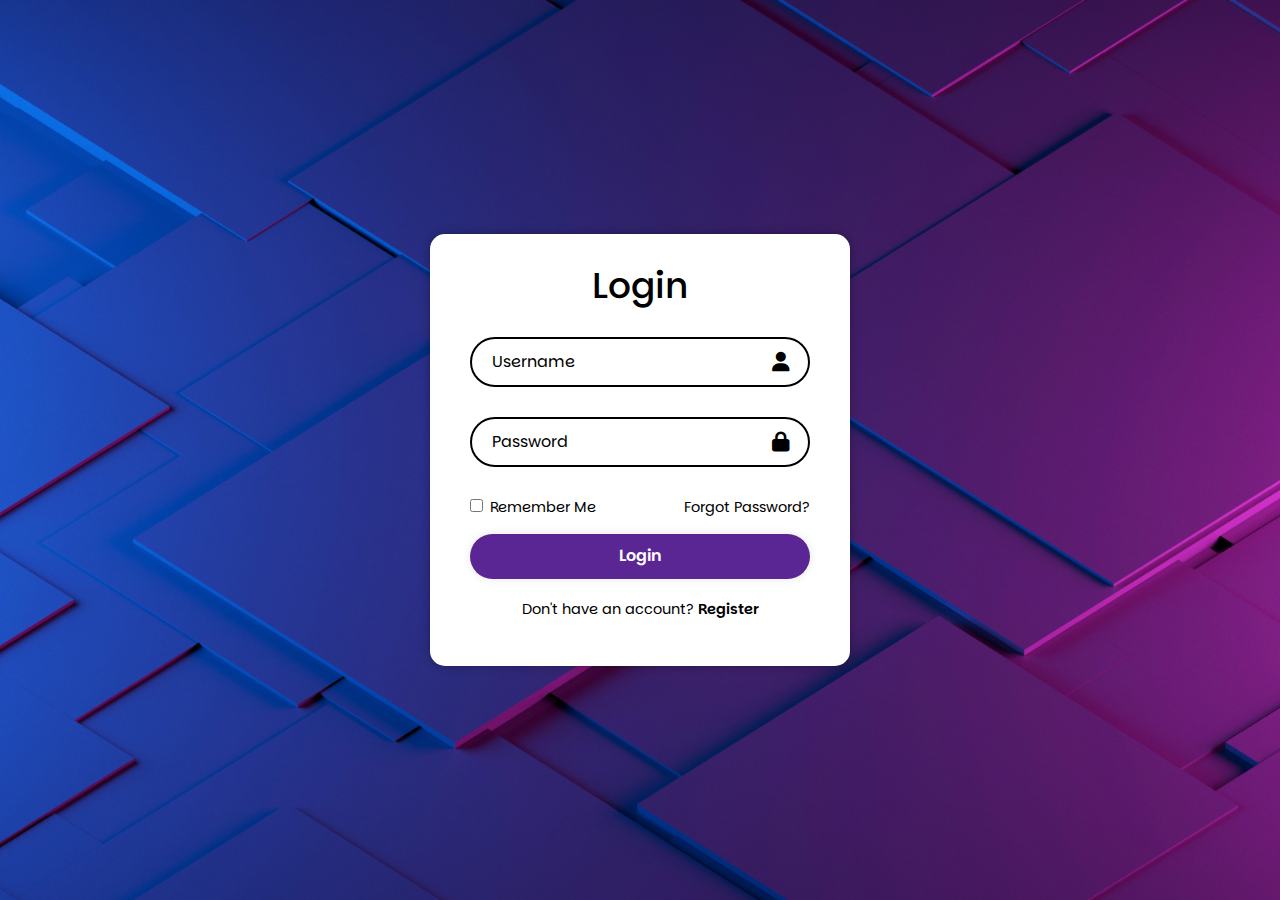
<file: index.html>
<!DOCTYPE html>
<html lang="en">
<head>
    <meta charset="UTF-8">
    <meta name="viewport" content="width=device-width, initial-scale=1.0">
    <title>Student e-Profile Management System</title>
    <link rel="stylesheet" href="style.css">
    <link rel="stylesheet" href="https://cdnjs.cloudflare.com/ajax/libs/font-awesome/6.7.1/css/all.min.css">
    <link href="https://cdn.jsdelivr.net/npm/bootstrap@5.3.3/dist/css/bootstrap.min.css" rel="stylesheet" integrity="sha384-QWTKZyjpPEjISv5WaRU9OFeRpok6YctnYmDr5pNlyT2bRjXh0JMhjY6hW+ALEwIH" crossorigin="anonymous">
</head>
<body>



<!-- Login Form Start -->
<div class="wrapper">
  <form action="">
    <h1>Login</h1>
    <div class="input-box">
      <input type="text" placeholder="Username">
      <i class="fa-solid fa-user"></i>
    </div>

    <div class="input-box">
      <input type="password" placeholder="Password">
      <i class="fa-solid fa-lock"></i>
    </div>

    <div class="remember-forgot">
      <label><input type="checkbox"> Remember Me</label>
      <a href="#">Forgot Password?</a>
    </div>

    <button type="button" class="btn btn-primary" onclick="window.location.href='home.html';">Login</button>

    <div class="register-link">
      <p>Don't have an account? <a href="#">Register</a></p>
    </div>
  </form>
</div>
<!-- Login Form End -->

<script src="https://cdn.jsdelivr.net/npm/bootstrap@5.3.3/dist/js/bootstrap.bundle.min.js" integrity="sha384-YvpcrYf0tY3lHB60NNkmXc5s9fDVZLESaAA55NDzOxhy9GkcIdslK1eN7N6jIeHz" crossorigin="anonymous"></script>

</body>
</html>
</file>
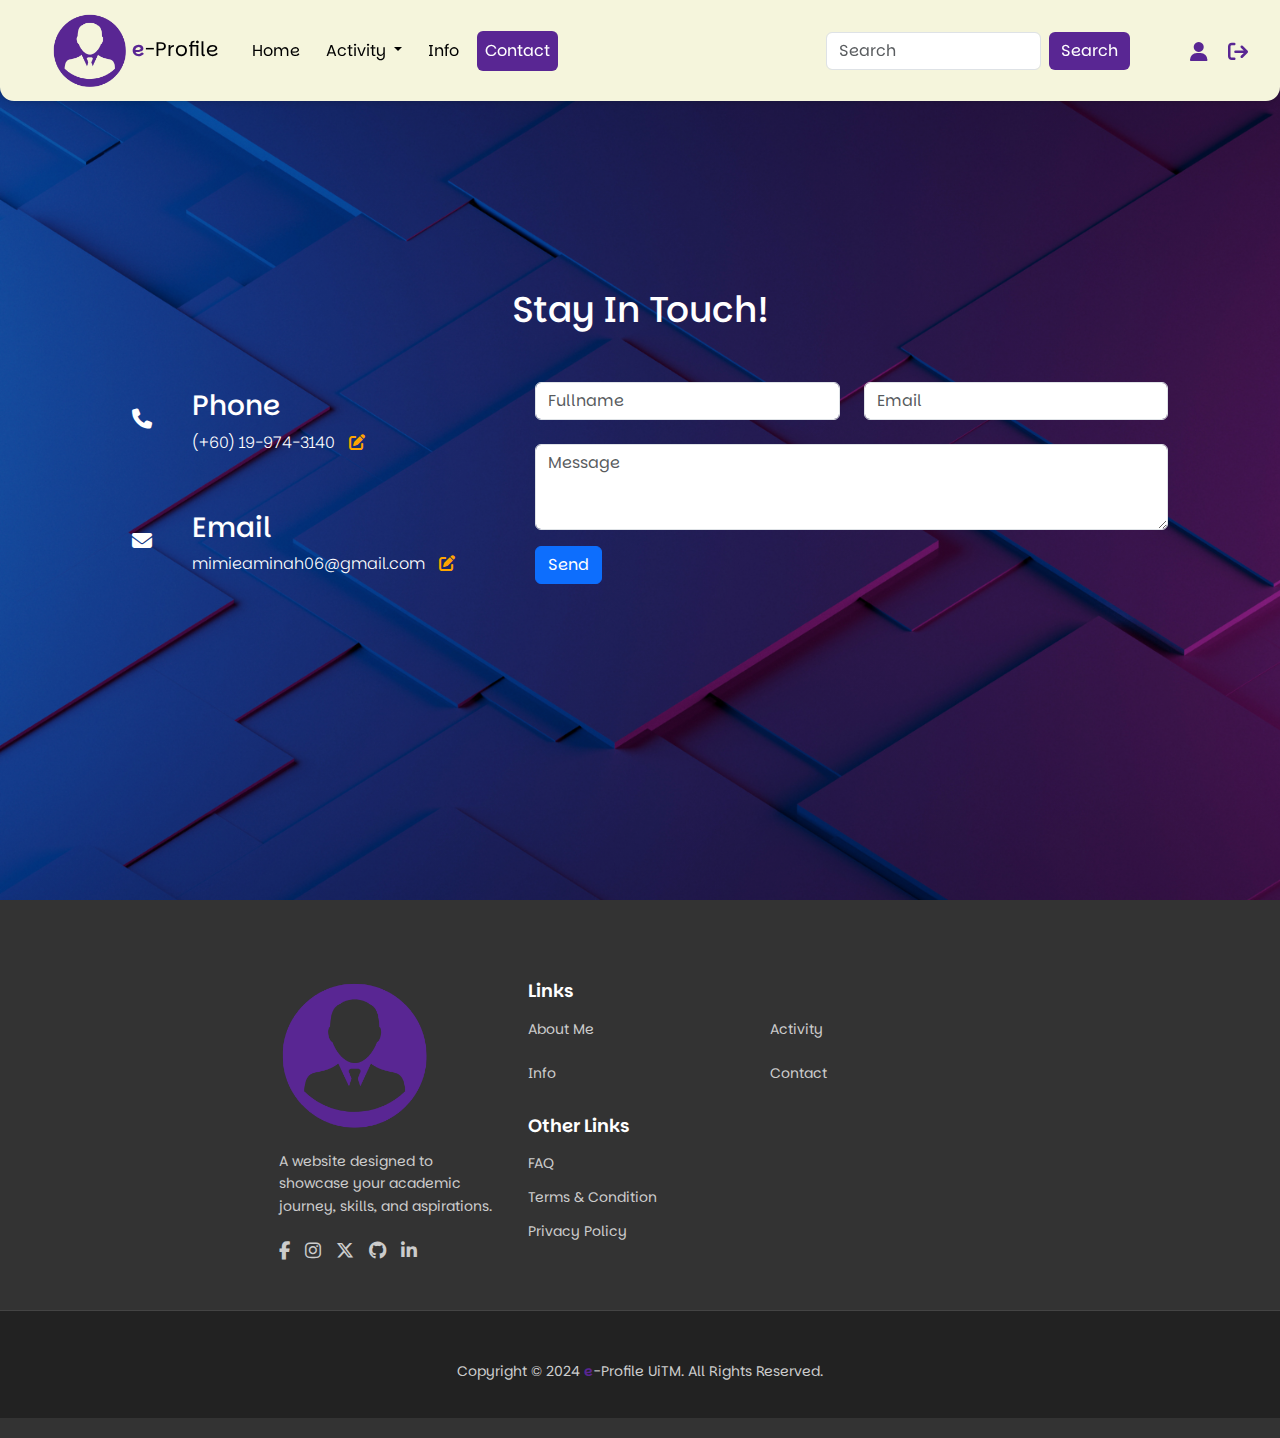
<file: contact.html>
<!DOCTYPE html>
<html lang="en">
<head>
    <meta charset="UTF-8">
    <meta name="viewport" content="width=device-width, initial-scale=1.0">
    <title>Contact Info</title>
    <link rel="stylesheet" href="style5.css">
    <link rel="stylesheet" href="https://cdnjs.cloudflare.com/ajax/libs/font-awesome/6.7.1/css/all.min.css">
    <link href="https://cdn.jsdelivr.net/npm/bootstrap@5.3.3/dist/css/bootstrap.min.css" rel="stylesheet" integrity="sha384-QWTKZyjpPEjISv5WaRU9OFeRpok6YctnYmDr5pNlyT2bRjXh0JMhjY6hW+ALEwIH" crossorigin="anonymous">
</head>
<body>


 <!--navbar start-->

 <div class="home-section">
  <nav class="navbar navbar-expand-lg" id="navbar">
    <div class="container-fluid">
      <a class="navbar-brand" href="#" id="logo"><img src="e-profile.png" alt="" width="30px"> <span>e</span>-Profile</a>
      <button class="navbar-toggler" type="button" data-bs-toggle="collapse" data-bs-target="#navbarSupportedContent" aria-controls="navbarSupportedContent" aria-expanded="false" aria-label="Toggle navigation">
        <span><i class="fa-solid fa-bars"></i></span>
      </button>
      <div class="collapse navbar-collapse" id="navbarSupportedContent">
        <ul class="navbar-nav me-auto mb-2 mb-lg-0">
          <li class="nav-item">
            <a class="nav-link" aria-current="page" href="home.html">Home</a>
          </li>
          <li class="nav-item dropdown">
            <a class="nav-link dropdown-toggle" href="#" role="button" data-bs-toggle="dropdown" aria-expanded="false">
              Activity
            </a>
            <ul class="dropdown-menu">
              <li><a class="dropdown-item" href="info.html">Personal Projects</a></li>
              <li><a class="dropdown-item" href="#">Academic</a></li>
              <li><a class="dropdown-item" href="#">Awards and Recognition</a></li>
              <li><a class="dropdown-item" href="#">Collaborative Projects</a></li>
              <li><a class="dropdown-item" href="#">Portfolio</a></li>
              <li><a class="dropdown-item" href="#">Workshop and Seminars</a></li>
            </ul>
          </li>
          <li class="nav-item">
            <a class="nav-link" href="info.html">Info</a>
          </li>
          <li class="nav-item">
            <a class="nav-link" href="#"  style="background-color: #592693; color: white; border-radius: 6px;">Contact</a>
          </li>
        </ul>
        <form class="d-flex" role="search">
          <input class="form-control me-2" type="search" placeholder="Search" aria-label="Search">
          <button class="btn btn-outline-success" type="submit">Search</button>

          <div class="icons d-flex">
            <i class="fa-solid fa-user"></i>
            <a href="index.html">
            <i class="fa-solid fa-arrow-right-from-bracket"></i> </a>
          </div>
        </form>


        </div>
      </div>
    </div>
  </nav>

  <!--contact start-->
  <section class="contacts">
    <div class="content">
      <h2>Stay In Touch!</h2>
    </div>
    <div class="container">
      <div class="contactInfo">
        <div class="box">
          <div class="icon"><i class="fa-solid fa-phone"></i></div>
          <div class="text">
            <h3>Phone</h3>
            <p>(+60) 19-974-3140 <i class="fa-solid fa-pen-to-square"></i></p>
          </div>
        </div>
        <div class="box">
          <div class="icon"><i class="fa-solid fa-envelope"></i></div>
          <div class="text">
            <h3>Email</h3>
            <p>mimieaminah06@gmail.com <i class="fa-solid fa-pen-to-square"></i></p>
          </div>
        </div>
        </div>


     <div class="contactForm">
      <div class="row">
        <div class="col">
          <input type="text" class="form-control" placeholder="Fullname" aria-label="First name">
        </div>
        <div class="col">
          <input type="text" class="form-control" placeholder="Email" aria-label="Last name">
        </div>
        <div class="mb-3">
          <label for="exampleFormControlTextarea1" class="form-label"></label>
          <textarea class="form-control" id="exampleFormControlTextarea1" placeholder="Message" rows="3"></textarea>
        </div>
          <div class="col-auto">
            <button type="submit" class="btn btn-primary mb-3">Send</button>
      </div>

     </div>
    
  </section>
  

   <!--contact end-->
   <!--footer start-->

   <footer class="site-footer" id="contact">
    <div class="top-footer section">
      <div class="sec-wp">
        <div class="container">
          <div class="row">
            <div class="col-lg-4">
              <div class="footer-info">
                <div class="footer-logo">
                  <a href="#">
                    <img src="e-profile.png" alt="">
                  </a>
                </div>
                <p>A website designed to showcase your academic journey, skills, and aspirations.
                </p>
                <div class="social-icon">
                  <ul>
                    <li>
                      <a href="#">
                        <i class="fa-brands fa-facebook-f"></i>
                      </a>
                    </li>

                    <li>
                      <a href="#">
                        <i class="fa-brands fa-instagram"></i>
                      </a>
                    </li>

                    <li>
                      <a href="#">
                        <i class="fa-brands fa-x-twitter"></i>
                      </a>
                    </li>

                    <li>
                      <a href="https://github.com/Aminah-netizen/e-profile.git">
                        <i class="fa-brands fa-github"></i>
                      </a>
                    </li>

                    <li>
                      <a href="#">
                        <i class="fa-brands fa-linkedin-in"></i>
                      </a>
                    </li>
                  </ul>
                </div>
              </div>
            </div>

            <div class="col-lg-8">
              <div class="footer-menu food-nav-menu">
                <h3 class="h3-title">Links</h3>
                <ul class="column-2">

                  <li>
                    <a href="home.html" class="footer-active-menu">About Me</a>
                  </li>

                  <li>
                    <a href="info.html" class="footer-active-menu">Activity</a>
                  </li>

                  <li>
                    <a href="info.html" class="footer-active-menu">Info</a>
                  </li>

                  <li>
                    <a href="contact.html" class="footer-active-menu">Contact</a>
                  </li>

                </ul>

              </div>

              <div class="footer-menu">
                <h3 class="h3-title">Other Links</h3>
                <ul>
                  <li><a href="#">FAQ</a></li>
                  <li><a href="#">Terms & Condition</a></li>
                  <li><a href="#">Privacy Policy</a></li>
                </ul>
              </div>
            </div>
          </div>
        </div>
      </div>
    </div>

    <div class="botton-footer">
      <div class="container">
        <div class="row">
          <div class="col-lg-12 text-center">
            <div class="copyright-text">
              <p>Copyright &copy; 2024 <span class="name">e</span>-Profile UiTM. All Rights Reserved. </p>
            </div>
          </div>
        </div>
      </div>
    </div>
  </footer>
  <!--footer end-->
   
          <script src="https://cdn.jsdelivr.net/npm/bootstrap@5.3.3/dist/js/bootstrap.bundle.min.js" integrity="sha384-YvpcrYf0tY3lHB60NNkmXc5s9fDVZLESaAA55NDzOxhy9GkcIdslK1eN7N6jIeHz" crossorigin="anonymous"></script>
    
</body>
</html>
</file>
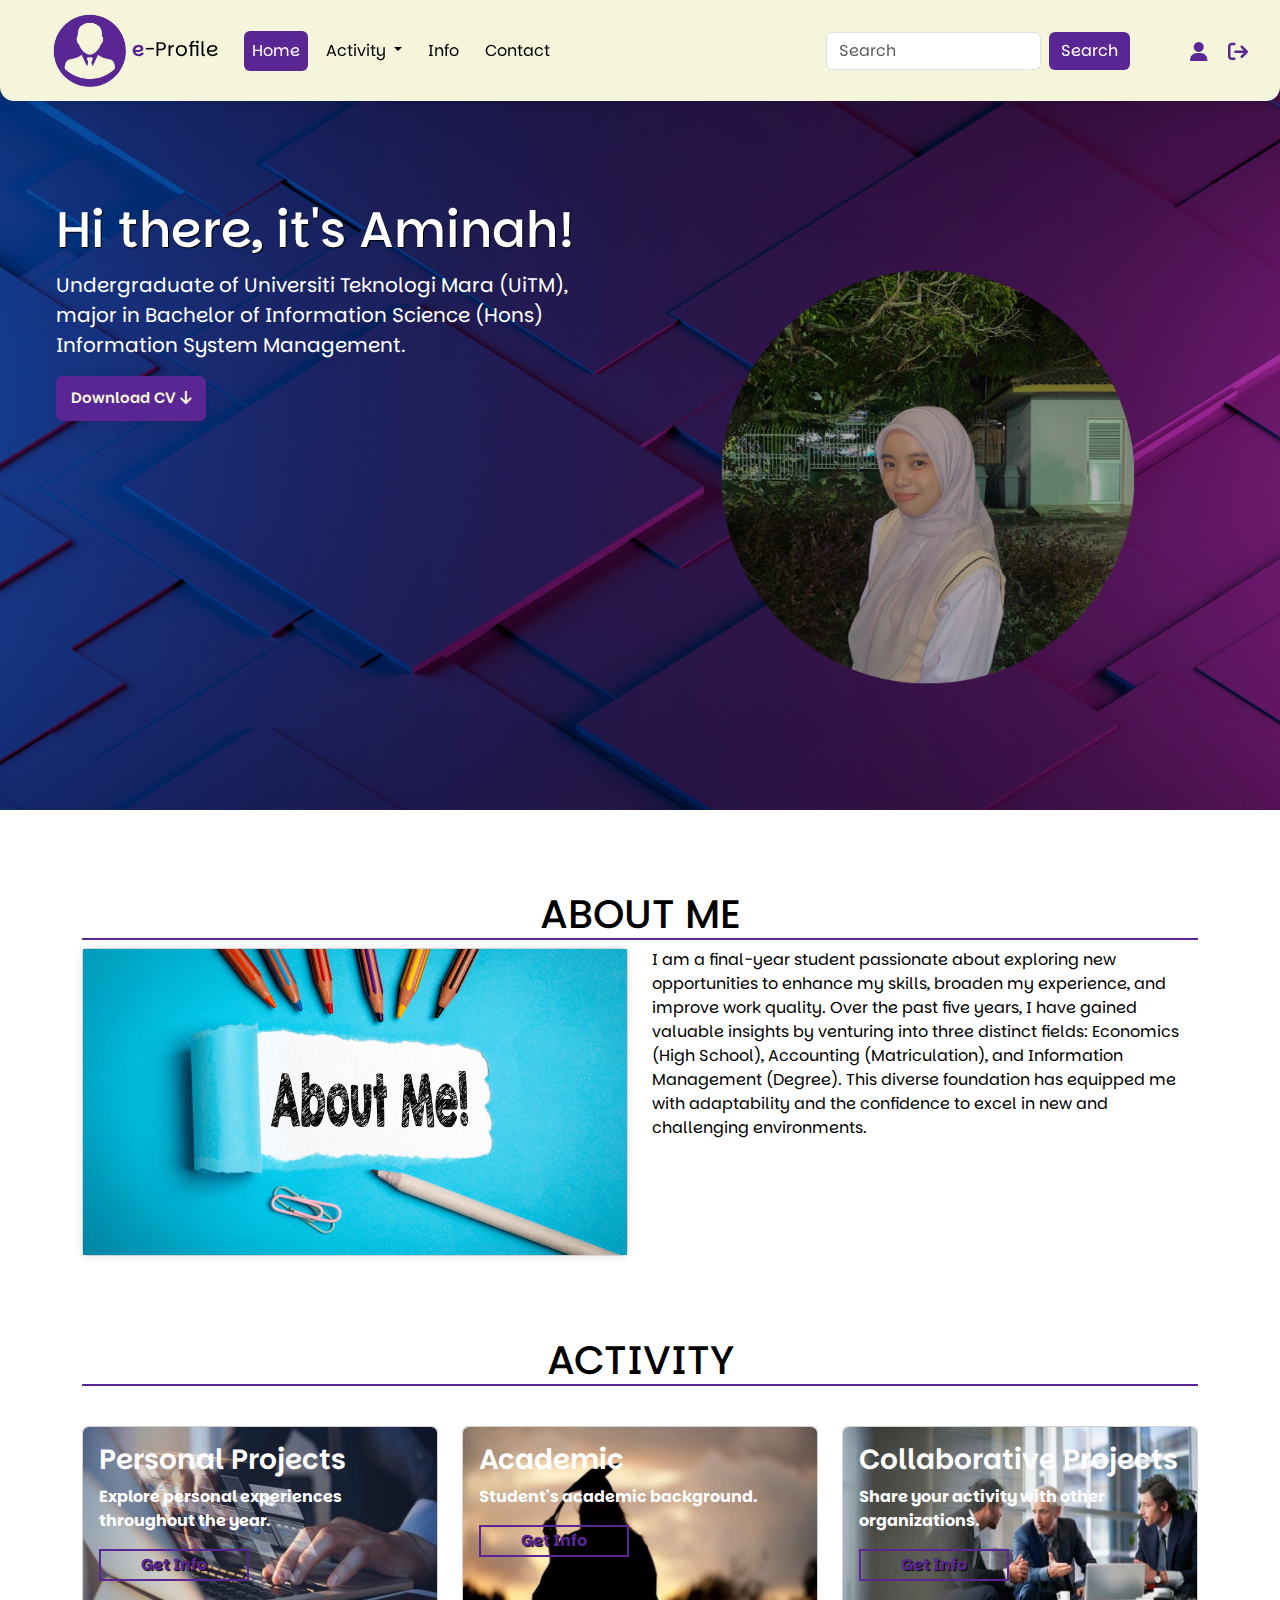
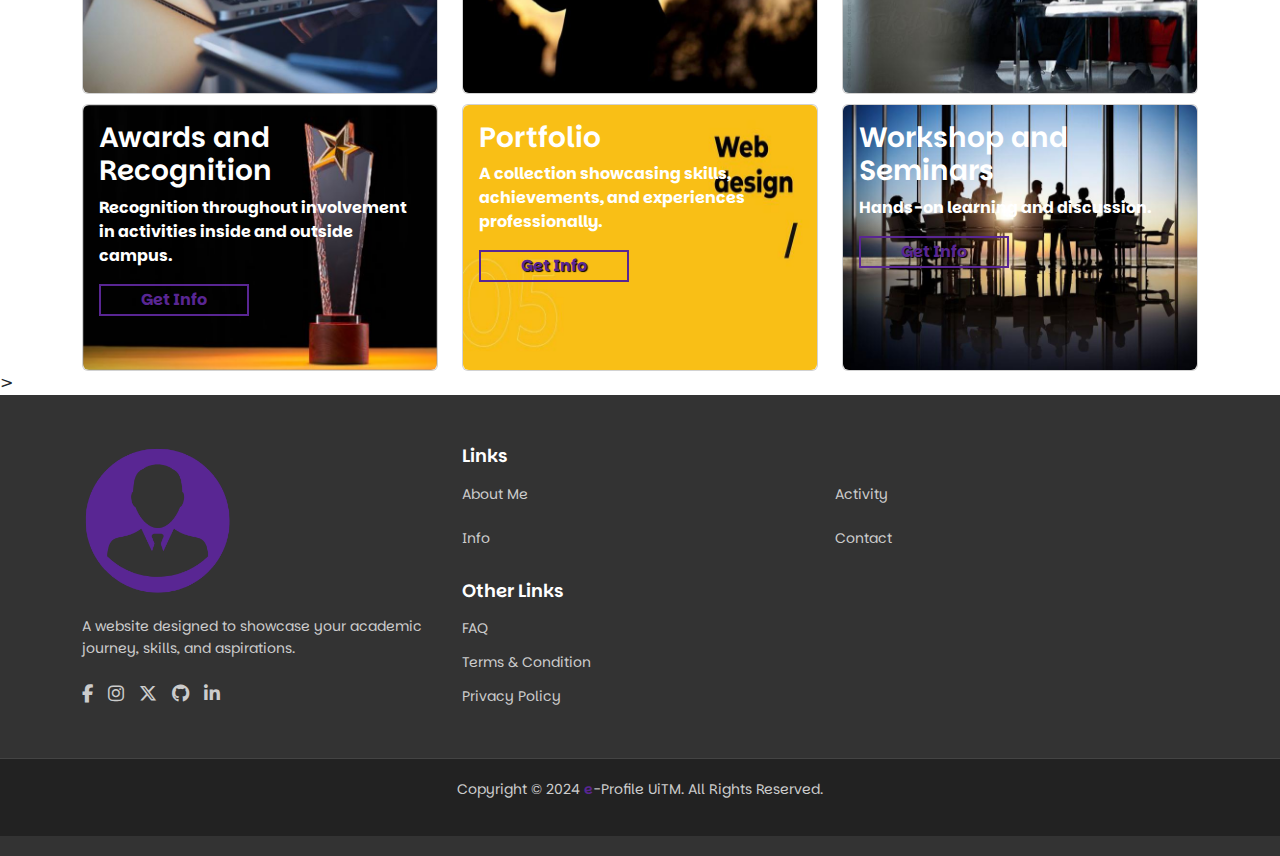
<file: home.html>
<!DOCTYPE html>
<html lang="en">
<head>
    <meta charset="UTF-8">
    <meta name="viewport" content="width=device-width, initial-scale=1.0">
    <title>UiTM Student e-Profile</title>
    <link rel="stylesheet" href="style1.css">
    <link rel="stylesheet" href="https://cdnjs.cloudflare.com/ajax/libs/font-awesome/6.7.1/css/all.min.css">
    <link href="https://cdn.jsdelivr.net/npm/bootstrap@5.3.3/dist/css/bootstrap.min.css" rel="stylesheet" integrity="sha384-QWTKZyjpPEjISv5WaRU9OFeRpok6YctnYmDr5pNlyT2bRjXh0JMhjY6hW+ALEwIH" crossorigin="anonymous">
</head>
<body>

    <!--navbar start-->

    <div class="home-section">
      <nav class="navbar navbar-expand-lg" id="navbar">
        <div class="container-fluid">
          <a class="navbar-brand" href="#" id="logo"><img src="e-profile.png" alt="" width="30px"> <span>e</span>-Profile</a>
          <button class="navbar-toggler" type="button" data-bs-toggle="collapse" data-bs-target="#navbarSupportedContent" aria-controls="navbarSupportedContent" aria-expanded="false" aria-label="Toggle navigation">
            <span><i class="fa-solid fa-bars"></i></span>
          </button>
          <div class="collapse navbar-collapse" id="navbarSupportedContent">
            <ul class="navbar-nav me-auto mb-2 mb-lg-0">
              <li class="nav-item">
                <a class="nav-link" href="home.html" style="background-color: #592693; color: white; border-radius: 6px;">Home</a>
              </li>
              <li class="nav-item dropdown">
                <a class="nav-link dropdown-toggle" href="recipe.html" role="button" data-bs-toggle="dropdown" aria-expanded="false">
                  Activity
                </a>
                <ul class="dropdown-menu">
                  <li><a class="dropdown-item" href="info.html">Personal Projects</a></li>
                  <li><a class="dropdown-item" href="">Academic</a></li>
                  <li><a class="dropdown-item" href="#">Collaborative Projects</a></li>
                  <li><a class="dropdown-item" href="#">Awards and Recognitions</a></li>
                  <li><a class="dropdown-item" href="#">Portfolio</a></li>
                  <li><a class="dropdown-item" href="#">Workshop and Seminars</a></li>
                </ul>
              </li>
              <li class="nav-item">
                <a class="nav-link" href="info.html">Info</a>
              </li>
              <li class="nav-item">
                <a class="nav-link" href="contact.html">Contact</a>
              </li>
            </ul>
            <form class="d-flex" role="search">
              <input class="form-control me-2" type="search" placeholder="Search" aria-label="Search">
              <button class="btn btn-outline-success" type="submit">Search</button>
  
              <div class="icons d-flex">
                <i class="fa-solid fa-user"></i>
                <a href="index.html">
                <i class="fa-solid fa-arrow-right-from-bracket"></i></a>
              </div>
            </form>
          </div>
        </div>
      </nav>
    </div>

          <!--navbar end-->

          <!--home section start-->
          <section id="home">
            <div class="content">
              <h3>Hi there, it's Aminah!</h3>
              <p>Undergraduate of Universiti Teknologi Mara (UiTM), 
                <br> major in Bachelor of Information Science (Hons) 
                <br>  Information System Management.</p>

                <button type="button" class="btn" onclick="location.href='about.html';">Download CV <i class="fa-solid fa-arrow-down"></i></button>

            </div>
          </section>

          <!--home section end-->

          <!--analytics start-->

         <div class="container" id="about">
          <h1>ABOUT ME</h1>
          <div class="row">
            <div class="col-md-6 py-3 py-md-0">
              <div class="card">
                <img src="aboutbg.png">
              </div>
            </div>
            <div class="col-md-6 py-3 py-md-0">
              <p>I am a final-year student passionate about exploring new opportunities to enhance my skills, broaden my experience, and improve work quality. Over the past five years, I have gained valuable insights by venturing into three distinct fields: Economics (High School), Accounting (Matriculation), and Information Management (Degree). This diverse foundation has equipped me with adaptability and the confidence to excel in new and challenging environments.</p>
            </div>
          </div>
         </div>
          <!--analytics end-->

                 <!--cards -->
    <section class="container" id="cards">
      <h1>ACTIVITY</h1>
      <div class="row" style="margin-top: 40px;">
        <div class="col-md-4 py-3 py-md-0">
          <div class="card">
            <img src="img1.jpg" alt="">
            <div class="card-img-overlay">
              <h3>Personal Projects</h3>
              <p>Explore personal experiences throughout the year.</p>
              <a href="info.html"><button id="rn">Get Info</button></a>
            </div>
          </div>
        </div>

        <div class="col-md-4 py-3 py-md-0">
          <div class="card">
            <img src="img2.jpg" alt="">
            <div class="card-img-overlay">
              <h3>Academic</h3>
              <p>Student's academic background.</p>
              <button id="rn">Get Info</button>
            </div>
          </div>
        </div>

        <div class="col-md-4 py-3 py-md-0">
          <div class="card">
            <img src="img3.jpg" alt="">
            <div class="card-img-overlay">
              <h3>Collaborative Projects</h3>
              <p>Share your activity with other organizations.</p>
              <button id="rn">Get Info</button>
            </div>
          </div>
        </div>

        <div class="col-md-4 py-3 py-md-0" style="margin-top: 10px;">
          <div class="card">
            <img src="img4.png" alt="">
            <div class="card-img-overlay">
              <h3>Awards and Recognition</h3>
              <p>Recognition throughout involvement in activities inside and outside campus.</p>
              <button id="rn">Get Info</button>
            </div>
          </div>
        </div>

        <div class="col-md-4 py-3 py-md-0" style="margin-top: 10px; ">
          <div class="card">
            <img src="img5.jpg" alt="">
            <div class="card-img-overlay">
              <h3>Portfolio</h3>
              <p>A collection showcasing skills, achievements, and experiences professionally.</p>
              <button id="rn">Get Info</button>
            </div>
          </div>
        </div>

        <div class="col-md-4 py-3 py-md-0" style="margin-top: 10px; ">
          <div class="card">
            <img src="img6.jpg" alt="">
            <div class="card-img-overlay">
              <h3>Workshop and Seminars</h3>
              <p>Hands-on learning and discussion.</p>
              <button id="rn">Get Info</button>
            </div>
          </div>
        </div>
      </div>
    </section> >
  

      <!--footer start-->

      <footer class="site-footer" id="contact">
        <div class="top-footer section">
          <div class="sec-wp">
            <div class="container">
              <div class="row">
                <div class="col-lg-4">
                  <div class="footer-info">
                    <div class="footer-logo">
                      <a href="#">
                        <img src="e-profile.png" alt="">
                      </a>
                    </div>
                    <p>A website designed to showcase your academic journey, skills, and aspirations.
                    </p>
                    <div class="social-icon">
                      <ul>
                        <li>
                          <a href="#">
                            <i class="fa-brands fa-facebook-f"></i>
                          </a>
                        </li>

                        <li>
                          <a href="#">
                            <i class="fa-brands fa-instagram"></i>
                          </a>
                        </li>

                        <li>
                          <a href="#">
                            <i class="fa-brands fa-x-twitter"></i>
                          </a>
                        </li>

                        <li>
                          <a href="https://github.com/Aminah-netizen/e-profile.git">
                            <i class="fa-brands fa-github"></i>
                          </a>
                        </li>

                        <li>
                          <a href="#">
                            <i class="fa-brands fa-linkedin-in"></i>
                          </a>
                        </li>
                      </ul>
                    </div>
                  </div>
                </div>

                <div class="col-lg-8">
                  <div class="footer-menu food-nav-menu">
                    <h3 class="h3-title">Links</h3>
                    <ul class="column-2">

                      <li>
                        <a href="home.html" class="footer-active-menu">About Me</a>
                      </li>

                      <li>
                        <a href="info.html" class="footer-active-menu">Activity</a>
                      </li>

                      <li>
                        <a href="info.html" class="footer-active-menu">Info</a>
                      </li>

                      <li>
                        <a href="contact.html" class="footer-active-menu">Contact</a>
                      </li>

                    </ul>

                  </div>

                  <div class="footer-menu">
                    <h3 class="h3-title">Other Links</h3>
                    <ul>
                      <li><a href="#">FAQ</a></li>
                      <li><a href="#">Terms & Condition</a></li>
                      <li><a href="#">Privacy Policy</a></li>
                    </ul>
                  </div>
                </div>
              </div>
            </div>
          </div>
        </div>

        <div class="botton-footer">
          <div class="container">
            <div class="row">
              <div class="col-lg-12 text-center">
                <div class="copyright-text">
                  <p>Copyright &copy; 2024 <span class="name">e</span>-Profile UiTM. All Rights Reserved. </p>
                </div>
              </div>
            </div>
          </div>
        </div>
      </footer>
      <!--footer end-->

      
      <script src="https://cdn.jsdelivr.net/npm/bootstrap@5.3.3/dist/js/bootstrap.bundle.min.js" integrity="sha384-YvpcrYf0tY3lHB60NNkmXc5s9fDVZLESaAA55NDzOxhy9GkcIdslK1eN7N6jIeHz" crossorigin="anonymous"></script>
</body>
</html>
</file>
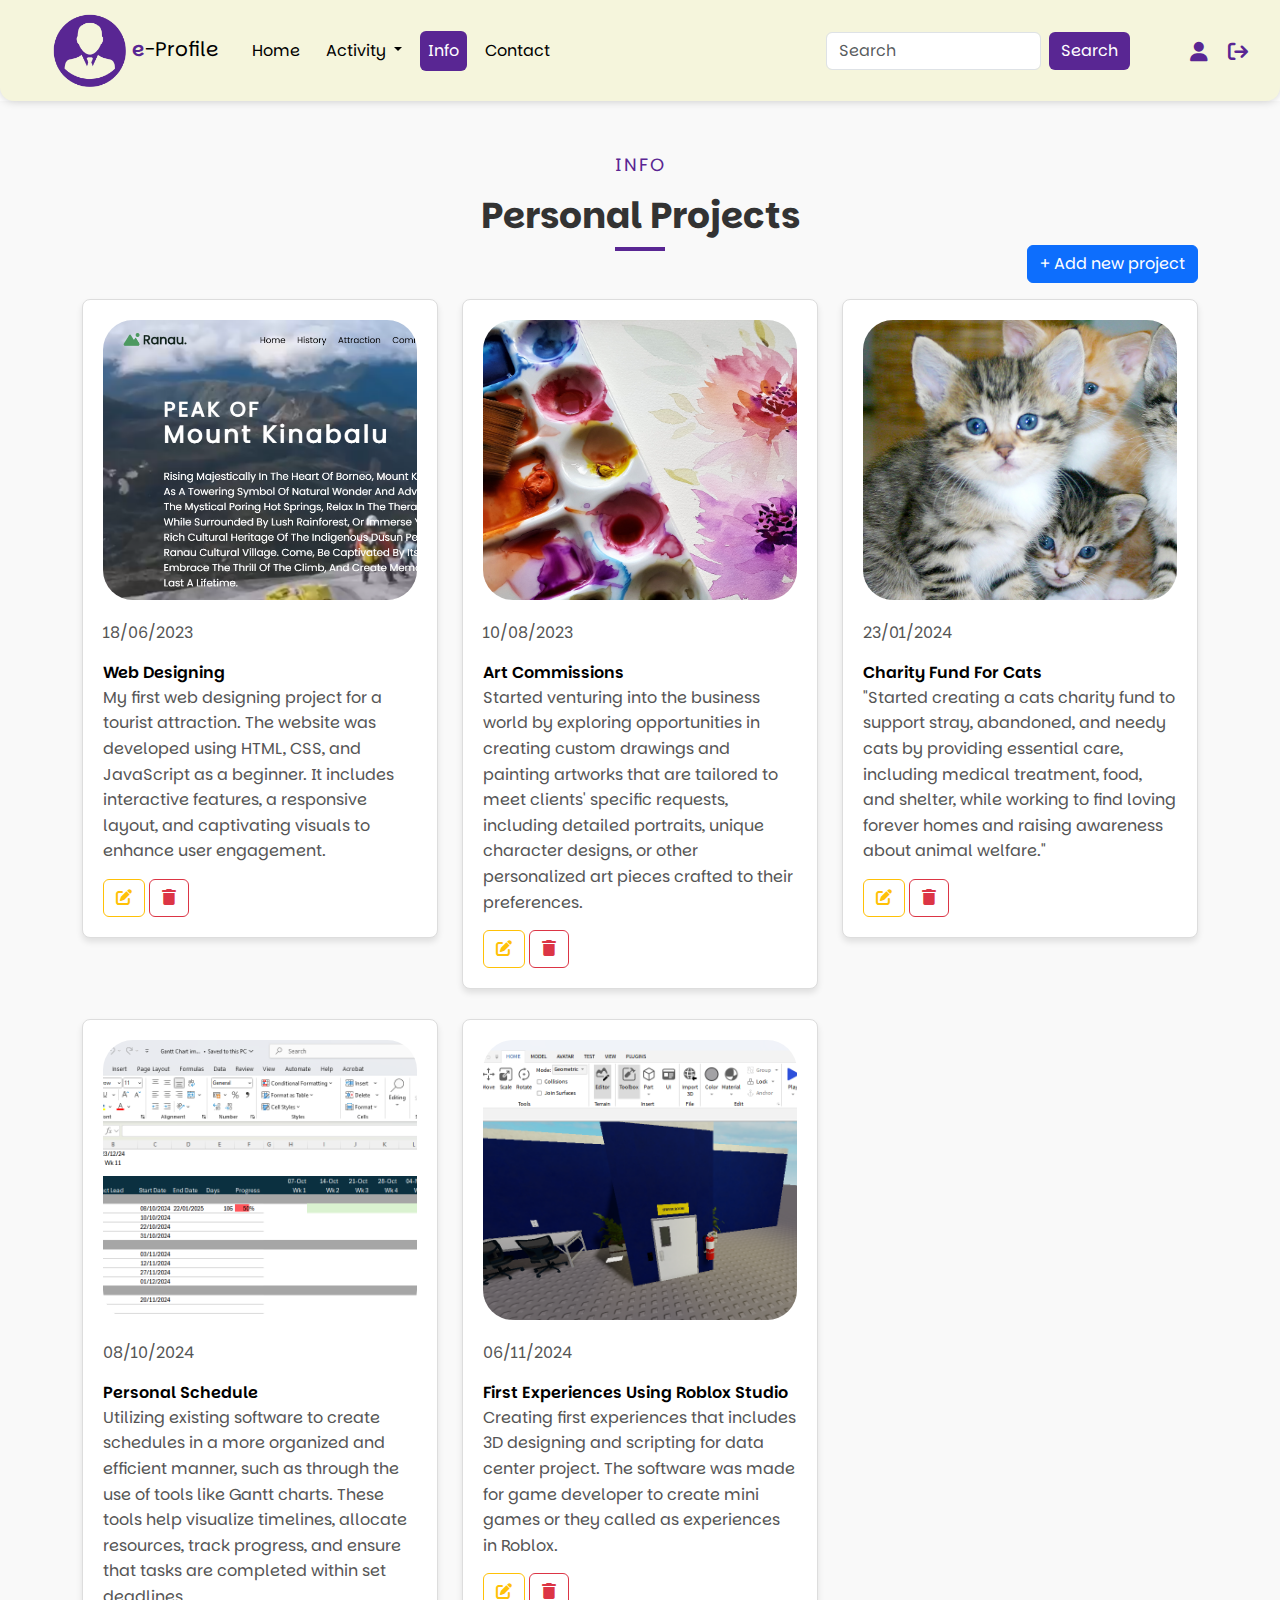
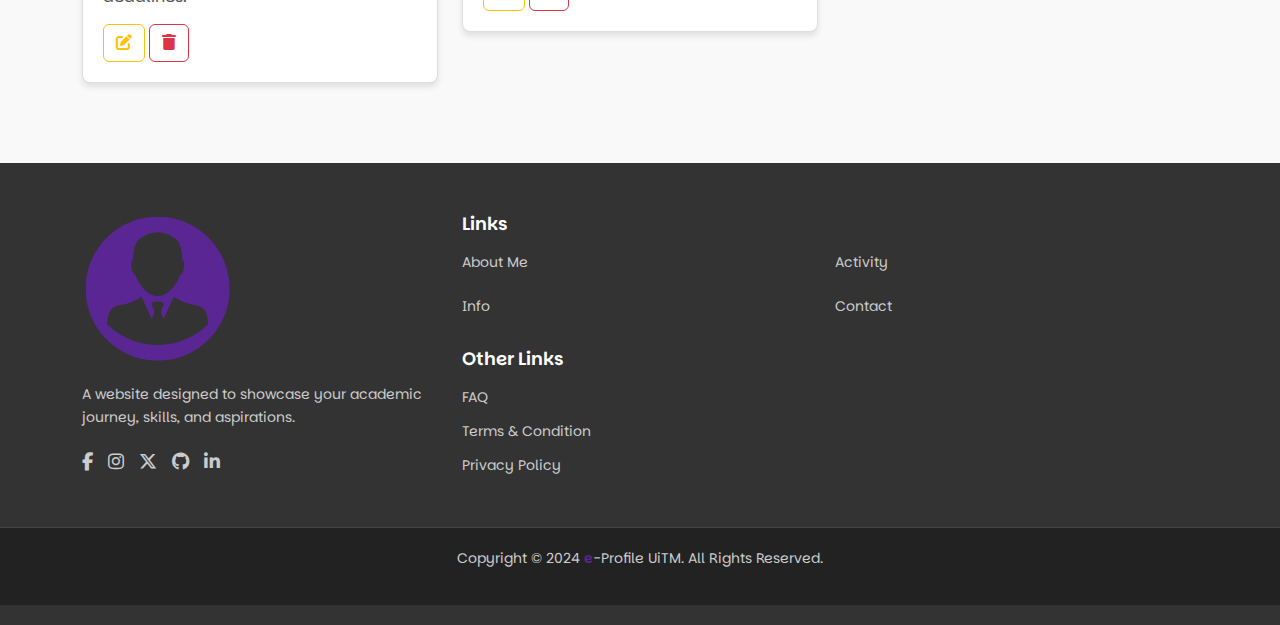
<file: info.html>
<!DOCTYPE html>
<html lang="en">
<head>
    <meta charset="UTF-8">
    <meta name="viewport" content="width=device-width, initial-scale=1.0">
    <title>Info/Personal Project</title>
    <link rel="stylesheet" href="style4.css">
    <link rel="stylesheet" href="https://cdnjs.cloudflare.com/ajax/libs/font-awesome/6.7.1/css/all.min.css">
    <link href="https://cdn.jsdelivr.net/npm/bootstrap@5.3.3/dist/css/bootstrap.min.css" rel="stylesheet" integrity="sha384-QWTKZyjpPEjISv5WaRU9OFeRpok6YctnYmDr5pNlyT2bRjXh0JMhjY6hW+ALEwIH" crossorigin="anonymous">
</head>
<body>

    <!--navbar start-->

    <div class="home-section">
      <nav class="navbar navbar-expand-lg" id="navbar">
        <div class="container-fluid">
          <a class="navbar-brand" href="#" id="logo"><img src="e-profile.png" alt="" width="30px"> <span>e</span>-Profile</a>
          <button class="navbar-toggler" type="button" data-bs-toggle="collapse" data-bs-target="#navbarSupportedContent" aria-controls="navbarSupportedContent" aria-expanded="false" aria-label="Toggle navigation">
            <span><i class="fa-solid fa-bars"></i></span>
          </button>
          <div class="collapse navbar-collapse" id="navbarSupportedContent">
            <ul class="navbar-nav me-auto mb-2 mb-lg-0">
              <li class="nav-item">
                <a class="nav-link" aria-current="page" href="home.html">Home</a>
              </li>
              <li class="nav-item dropdown">
                <a class="nav-link dropdown-toggle" href="#" role="button" data-bs-toggle="dropdown" aria-expanded="false">
                  Activity
                </a>
                <ul class="dropdown-menu">
                  <li><a class="dropdown-item" href="info.html">Personal Projects</a></li>
                  <li><a class="dropdown-item" href="#">Academic</a></li>
                  <li><a class="dropdown-item" href="#">Awards and Recognition</a></li>
                  <li><a class="dropdown-item" href="#">Collaborative Projects</a></li>
                  <li><a class="dropdown-item" href="#">Portfolio</a></li>
                  <li><a class="dropdown-item" href="#">Workshop and Seminars</a></li>
                </ul>
              </li>
              <li class="nav-item">
                <a class="nav-link" href="#" style="background-color: #592693; color: white; border-radius: 6px;">Info</a>
              </li>
              <li class="nav-item">
                <a class="nav-link" href="contact.html">Contact</a>
              </li>
            </ul>
            <form class="d-flex" role="search">
              <input class="form-control me-2" type="search" placeholder="Search" aria-label="Search">
              <button class="btn btn-outline-success" type="submit">Search</button>
  
              <div class="icons d-flex">
                <i class="fa-solid fa-user"></i>
                <a href="index.html">
                <i class="fa-solid fa-arrow-right-from-bracket"></i> </a>
              </div>
            </form>
  
  
            </div>
          </div>
        </div>
      </nav>

          <!--navbar end-->

         <section class="recipe-sec section" id="recipe">
          <div class="sec-wp">
            <div class="container">
              <div class="row">
                <div class="col-lg-12">
                  <div class="sec-title text-center mb-5">
                    <p class="sec-sub-title mb-3">Info</p>
                    <h2 class="h2-title">Personal Projects</h2>
                    <button class="btn btn-primary" style="float: right;" type="submit">+ Add new project</button>
                    <div class="sec-title-shape mb-4">
                    </div>
                  </div>
                </div>
            

     
                <div class="col-lg-4">
                  <div class="recipe-box">
                    <div class="recipe-img back-img" style="background-image: url(p1.png);"></div>
                    <div class="recipe-text">
                      <p class="recipe-date">18/06/2023</p>
                      <a href="#" class="h4-title"> Web Designing</a>
                      <p>My first web designing project for a tourist attraction. The website was developed using HTML, CSS, and JavaScript as a beginner. It includes interactive features, a responsive layout, and captivating visuals to enhance user engagement.
                      </p>
                      <button type="button" class="btn btn-outline-warning"><i class="fa-solid fa-pen-to-square"></i></button>
                      <button type="button" class="btn btn-outline-danger"><i class="fa-solid fa-trash"></i></button>
                    </div>
                  </div>
                </div>
           

     
                <div class="col-lg-4">
                  <div class="recipe-box">
                    <div class="recipe-img back-img" style="background-image: url(p2.png);"></div>
                    <div class="recipe-text">
                      <p class="recipe-date">10/08/2023</p>
                      <a href="#" class="h4-title">Art Commissions</a>
                      <p>Started venturing into the business world by exploring opportunities in creating custom drawings and painting artworks that are tailored to meet clients' specific requests, including detailed portraits, unique character designs, or other personalized art pieces crafted to their preferences.</p>
                      <button type="button" class="btn btn-outline-warning"><i class="fa-solid fa-pen-to-square"></i></button>
                      <button type="button" class="btn btn-outline-danger"><i class="fa-solid fa-trash"></i></button>
                    </div>
                  </div>
                </div>
              

           
                <div class="col-lg-4">
                  <div class="recipe-box">
                    <div class="recipe-img back-img" style="background-image: url(p3.png);"></div>
                    <div class="recipe-text">
                      <p class="recipe-date">23/01/2024</p>
                      <a href="#" class="h4-title">Charity fund for cats</a>
                      <p>"Started creating a cats charity fund to support stray, abandoned, and needy cats by providing essential care, including medical treatment, food, and shelter, while working to find loving forever homes and raising awareness about animal welfare."</p>
                      <button type="button" class="btn btn-outline-warning"><i class="fa-solid fa-pen-to-square"></i></button>
                      <button type="button" class="btn btn-outline-danger"><i class="fa-solid fa-trash"></i></button>
                    </div>
                  </div>
                </div>
              

           
                <div class="col-lg-4">
                  <div class="recipe-box">
                    <div class="recipe-img back-img" style="background-image: url(p4.png);"></div>
                    <div class="recipe-text">
                      <p class="recipe-date">08/10/2024</p>
                      <a href="#" class="h4-title">Personal schedule</a>
                      <p>Utilizing existing software to create schedules in a more organized and efficient manner, such as through the use of tools like Gantt charts. These tools help visualize timelines, allocate resources, track progress, and ensure that tasks are completed within set deadlines.</p>
                      <button type="button" class="btn btn-outline-warning"><i class="fa-solid fa-pen-to-square"></i></button>
                      <button type="button" class="btn btn-outline-danger"><i class="fa-solid fa-trash"></i></button>
                    </div>
                  </div>
                </div>
          

           
                <div class="col-lg-4">
                  <div class="recipe-box">
                    <div class="recipe-img back-img" style="background-image: url(p5.png);"></div>
                    <div class="recipe-text">
                      <p class="recipe-date">06/11/2024</p>
                      <a href="#" class="h4-title">First Experiences using Roblox Studio</a>
                      <p>Creating first experiences that includes 3D designing and scripting for data center project. The software was made for game developer to create mini games or they called as experiences in Roblox.</p>
                      <button type="button" class="btn btn-outline-warning"><i class="fa-solid fa-pen-to-square"></i></button>
                      <button type="button" class="btn btn-outline-danger"><i class="fa-solid fa-trash"></i></button>
                    </div>
                  </div>
                </div>
            
              
              </div>
            </div>
          </div>
         </section>

           <!-- footer start-->

           <footer class="site-footer" id="contact">
            <div class="top-footer section">
              <div class="sec-wp">
                <div class="container">
                  <div class="row">
                    <div class="col-lg-4">
                      <div class="footer-info">
                        <div class="footer-logo">
                          <a href="#">
                            <img src="e-profile.png" alt="">
                          </a>
                        </div>
                        <p>A website designed to showcase your academic journey, skills, and aspirations.
                        </p>
                        <div class="social-icon">
                          <ul>
                            <li>
                              <a href="#">
                                <i class="fa-brands fa-facebook-f"></i>
                              </a>
                            </li>
    
                            <li>
                              <a href="#">
                                <i class="fa-brands fa-instagram"></i>
                              </a>
                            </li>
    
                            <li>
                              <a href="#">
                                <i class="fa-brands fa-x-twitter"></i>
                              </a>
                            </li>
    
                            <li>
                              <a href="https://github.com/Aminah-netizen/e-profile.git">
                                <i class="fa-brands fa-github"></i>
                              </a>
                            </li>
    
                            <li>
                              <a href="#">
                                <i class="fa-brands fa-linkedin-in"></i>
                              </a>
                            </li>
                          </ul>
                        </div>
                      </div>
                    </div>
    
                    <div class="col-lg-8">
                      <div class="footer-menu food-nav-menu">
                        <h3 class="h3-title">Links</h3>
                        <ul class="column-2">
    
                          <li>
                            <a href="home.html" class="footer-active-menu">About Me</a>
                          </li>
    
                          <li>
                            <a href="info.html" class="footer-active-menu">Activity</a>
                          </li>
    
                          <li>
                            <a href="info.html" class="footer-active-menu">Info</a>
                          </li>
    
                          <li>
                            <a href="contact.html" class="footer-active-menu">Contact</a>
                          </li>
    
                        </ul>
    
                      </div>
    
                      <div class="footer-menu">
                        <h3 class="h3-title">Other Links</h3>
                        <ul>
                          <li><a href="#">FAQ</a></li>
                          <li><a href="#">Terms & Condition</a></li>
                          <li><a href="#">Privacy Policy</a></li>
                        </ul>
                      </div>
                    </div>
                  </div>
                </div>
              </div>
            </div>
    
            <div class="botton-footer">
              <div class="container">
                <div class="row">
                  <div class="col-lg-12 text-center">
                    <div class="copyright-text">
                      <p>Copyright &copy; 2024 <span class="name">e</span>-Profile UiTM. All Rights Reserved. </p>
                    </div>
                  </div>
                </div>
              </div>
            </div>
          </footer>
          <!--footer end-->
          <script src="https://cdn.jsdelivr.net/npm/bootstrap@5.3.3/dist/js/bootstrap.bundle.min.js" integrity="sha384-YvpcrYf0tY3lHB60NNkmXc5s9fDVZLESaAA55NDzOxhy9GkcIdslK1eN7N6jIeHz" crossorigin="anonymous"></script>
    
</body>
</html>
</file>
<file: style.css>
@import url(https://fonts.googleapis.com/css2?family=Parkinsans:wght@300..800&display=swap);

*{
    margin: 0;
    padding: 0;
    box-sizing: border-box;
    font-family: "Parkinsans";
}

body{
    display: flex;
    justify-content: center;
    align-items: center;
    min-height: 100vh;
    background: url(indexbg.png) no-repeat;
    background-size: cover;
    background-position: center;
}
.wrapper {
    width: 420px;
    background: #fff;
    color: #000;
    border-radius: 15px;
    box-shadow: 0 0 10px rgba(0, 0, 0, .3);
    padding: 30px 40px;
}

.wrapper h1 {
    font-size: 36px;
    text-align: center;
}

.wrapper .input-box{
    position: relative;
    width: 100%;
    height: 50px;
    margin: 30px 0;
}

.input-box input{
    width: 100%;
    height: 100%;
    background: transparent;
    border: none;
    outline: none;
    border: 2px solid;
    border-radius: 40px;
    font-size: 160x;
    color: #000;
    padding: 20px 45px 20px 20px;
}

.input-box input::placeholder{
    color: #000;
}

.input-box i{
    position: absolute;
    right: 20px;
    top: 50%;
    font-size: 20px;
    transform: translateY(-50%);
    color: #000;
}

.wrapper .remember-forgot{
    display: flex;
    justify-content: space-between;
    font-size: 14.5px;
    margin: 15px 0 15px;
}
 
.remember-forgot label input {
    accent-color: #592693;
    margin-right: 3px;
}

.remember-forgot a{
    color: #000;
    text-decoration: none;
}

.remember-forgot a:hover{
    text-decoration: underline;
}

.wrapper .btn{
    width: 100%;
    height: 45px;
    background: #592693;
    color: #fff;
    border: none;
    outline: none;
    border-radius: 40px;
    box-shadow: 0 0 10px rgba(0, 0, 0, .1);
    cursor: pointer;
    font-weight: 600;
}

.wrapper .register-link{
    font-size: 14.5px;
    text-align: center;
    margin-top: 20px;
}

.register-link p a {
    color: #000;
    text-decoration: none;
    font-weight: 600;
}

.register-link p a:hover{
    text-decoration: underline;
    color: #592693;
    font-weight: 600;
}
</file>
<file: style5.css>
@import url(https://fonts.googleapis.com/css2?family=Parkinsans:wght@300..800&display=swap);

*{
    margin: 0;
    padding: 0;
    box-sizing: border-box;
    font-family: "Parkinsans";
}

html {
    overflow-x: hidden;
    scroll-behavior: smooth;
    scroll-padding-top: 112px;
}

#navbar {
    background-color: beige;
    border-bottom-left-radius: 14px;
    border-bottom-right-radius: 14px;
    box-shadow: 0 0 10px rgba(0, 0, 0, .2);
    position: fixed;
    z-index: 999;
    width: 100%;
}

#logo img{
    width: 75px;
    margin-left: 40px;
}

#logo span {
    color: #592693;
    font-weight: 600;
}

.nav-pills{
    margin-left: 50px;
}

.nav-item .nav-link {
    margin-left: 10px;
    transition: 0.3s;
    color: black;
}

.nav-item .nav-link:hover {
    background: #592693;
    color: white;
    border-radius: 6px;
}
#navbar form button {
    background: #592693;
    color: white;
    border-radius: 6px;
    border: none;
    margin-right: 60px;
}

#navbar form i {
    margin-right: 20px;
    color: #592693;
    font-size: 20px;
    cursor: pointer;
    margin-top: 10px;
}

.dropdown-menu .dropdown-item {
    color: #000;
    transition: 0.3s;
}

.dropdown-menu .dropdown-item:hover {
    background: #592693;
    color: white;
}
.contacts{
    position: relative;
    min-height: 100vh;
    width: 100%;
    padding: 50px 100px;
    display: flex;
    justify-content: center;
    align-items: center;
    flex-direction: column;
    background-image: linear-gradient(rgba(0,0,0,0.3), rgba(0,0,0,0.3)), url(indexbg.png) ;
    background-size: cover;
}

.contacts .content{
    max-width: 800px;
    text-align: center;
}
.contacts .content h2 {
    font-size: 36px;
    font-weight: 500;
    color: #fff;
}
.container{
    width: 100%;
    display: flex;
    justify-content: center;
    align-items: center;
    margin-top: 30px;
}
.container .contactInfo{
    width: 50%;
    display: flex;
    flex-direction: column;
}
.container .contactInfo .box{
    position: relative;
    padding: 20px 0;
    display: flex;
}
.container .contactInfo .box .icon{
    min-width: 60px;
    height: 60px;
    display: flex;
    color: #fff;
    justify-content: center;
    align-items: center;
    font-size: 20px;
}
.container .contactInfo .box .text{
    display: flex;
    margin-left: 20px;
    font-size: 16px;
    color: #fff;
    flex-direction: column;
    font-weight: 300;
}

.container .contactInfo .box .text h3{
    font-weight: 500;
    color: #fff;
}

.container .contactInfo .box .text i{
    color: orange;
    margin-left: 10px;
    cursor: pointer;
}
@media (max-width:991px)
{
  .contacts {
      padding: 50px;
  }
  .container{
      flex-direction: column;
  }
  .container .contactInfo{
      margin-bottom: 40px;
      align-items: center;
  }
}

.site-footer {
    background-color: #333;
    color: #fff;
    padding: 50px 0 20px;
    font-family: Arial, sans-serif;
  }
  
  .top-footer {
    padding-bottom: 30px;
    border-bottom: 1px solid #444;
  }
  
  .footer-info p {
    font-size: 14px;
    line-height: 1.6;
    margin-bottom: 20px;
    color: #ccc;
  }
  
  /* Footer Logo */
  .footer-logo img {
    max-width: 150px;
    margin-bottom: 20px;
  }
  
  /* Social Icons */
  .social-icon ul {
    list-style: none;
    padding: 0;
    display: flex;
    gap: 15px;
  }
  
  .social-icon ul li a {
    font-size: 18px;
    color: #ccc;
    transition: color 0.3s;
  }
  
  .social-icon ul li a:hover {
    color: #592693;
  }
  
  /* Footer Menu */
  .footer-menu {
    margin-bottom: 20px;
  }
  
  .footer-menu h3 {
    font-size: 18px;
    font-weight: 600;
    margin-bottom: 15px;
    color: #fff;
  }
  
  .footer-menu ul {
    list-style: none;
    padding: 0;
  }
  
  .footer-menu ul li {
    margin-bottom: 10px;
  }
  
  .footer-menu ul li a {
    color: #ccc;
    font-size: 14px;
    text-decoration: none;
    transition: color 0.3s;
  }
  
  .footer-menu ul li a:hover {
    color: #592693;
  }

  /* Column Menu */
  .footer-menu ul.column-2 {
    display: grid;
    grid-template-columns: repeat(2, 1fr);
    gap: 10px;
  }
  
  /* Bottom Footer */
  .botton-footer {
    padding: 20px 0;
    background-color: #222;
  }
  
  .copyright-text {
    font-size: 14px;
    color: #ccc;
  }
  
  .copyright-text .name {
    color: #592693;
    font-weight: 600;
  }
  
  /* Responsive Styles */
  @media (max-width: 992px) {
    .footer-menu ul.column-2 {
      grid-template-columns: 1fr;
    }
  
    .footer-menu h3 {
      font-size: 16px;
    }
  }
  
  @media (max-width: 768px) {
    .footer-info p {
      font-size: 13px;
    }
  
    .footer-menu ul li a {
      font-size: 13px;
    }
  
    .social-icon ul li a {
      font-size: 16px;
    }
  }
</file>
<file: style1.css>
@import url(https://fonts.googleapis.com/css2?family=Parkinsans:wght@300..800&display=swap);

*{
    margin: 0;
    padding: 0;
    box-sizing: border-box;
    font-family: "Parkinsans";
}

html {
    overflow-x: hidden;
    scroll-behavior: smooth;
    scroll-padding-top: 112px;
}

#navbar {
    background-color: beige;
    border-bottom-left-radius: 14px;
    border-bottom-right-radius: 14px;
    box-shadow: 0 0 10px rgba(0, 0, 0, .2);
    position: fixed;
    z-index: 999;
    width: 100%;
}

#logo img{
    width: 75px;
    margin-left: 40px;
}

#logo span {
    color: #592693;
    font-weight: 600;
}

.nav-pills{
    margin-left: 50px;
}

.nav-item .nav-link {
    margin-left: 10px;
    transition: 0.3s;
    color: black;
}

.nav-item .nav-link:hover {
    background: #592693;
    color: white;
    border-radius: 6px;
}
#navbar form button {
    background: #592693;
    color: white;
    border-radius: 6px;
    border: none;
    margin-right: 60px;
}

#navbar form i {
    margin-right: 20px;
    color: #592693;
    font-size: 20px;
    cursor: pointer;
    margin-top: 10px;
}

.dropdown-menu .dropdown-item {
    color: #000;
    transition: 0.3s;
}

.dropdown-menu .dropdown-item:hover {
    background: #592693;
    color: white;
}

#home{
    width: 100%;
    height: 90vh;
    background-image: linear-gradient(rgba(0,0,0,0.3), rgba(0,0,0,0.3)), url(bg2.png) ;
    background-repeat: no-repeat;
    background-size: cover;
    background-position: 88%;

}

#home .content {
    padding-top: 200px;
    margin-left: 56px;
}

#home .content h3 {
    font-size: 50px;
    color: white;
    text-shadow: 1px 1px 1px black;
}

#home .content p{
    margin-top: 10px;
    font-size: 20px;
    color: white;
}

.content .btn{
width: 150px;
height: 45px;
background: #592693;
border: none;
outline: none;
border-radius: 6px;
box-shadow: 0 0 10px rgba(0, 0, 0, .1);
cursor: pointer;
font-size: 15px;
font-weight: 600;
color: beige;
}

.content .btn:hover{
    color: white;
    background: rgb(58, 58, 248);
}


@media screen and (max-width:800px){
    .content h3{
        font-size: 50px;
    }
}
@media screen and (max-width:860px){
    .home{
        height: 120vh;
    }
}
@media screen and (max-width:560px){
    .home{
        height: 100vh;
    }
}
@media screen and (max-width:330px){
    .content p{
       font-size: 30px;
    }
    .content h3{
        font-size: 30px;
     }
 }
 
#about{
    margin-top: 50px;
}

#about h1{
    text-align: center;
    border-bottom: 2px solid #592693;
    color: #000;
    margin-top: 80px;
}

#about p{
    color: black;
}

#about .card {
    background: none;
    box-shadow: 0 0 10px rgba(0, 0, 0, .1);
}

@media screen and (max-width:1000px){
    #about p{
        font-size: 10px;
    }
    
}
@media screen and (max-width:760px){
    #about p{
        font-size: 20px;
    }
    
}
#cards{
    margin-top: 80px;
}
#cards h1 {
    text-align: center;
    border-bottom: 2px solid #592693;
    color: #000;
    margin-top: 80px;
}
#cards h1 span {
    color: #592693;
}

#cards .card img{
    border-radius: 6px;
}
#cards .card{
    transition: 0.5s ease;
    cursor: pointer;
}
#cards .card:hover{
    transform: translateY(-10px);
}

#cards .card h3 {
    color: white;
    font-weight: 600;
}
#cards .card p{
    color: white;
    font-weight: bold;
}

#rn{
    width: 150px;
    height: 32px;
    border: none;
    background: transparent;
    color: #592693;
    border: 2px solid #592693;
    font-weight: bold;
    text-shadow: 1px 1px 1px black;
    transition: 0.5s ease;
    cursor: pointer;
}

#rn:hover{
    background-color: #592693;
    color: white;
}
@media screen and (max-width:460px){
    #cards .card h3{
        font-size: 40px;
    }
}
.site-footer {
    background-color: #333;
    color: #fff;
    padding: 50px 0 20px;
    font-family: Arial, sans-serif;
  }
  
  .top-footer {
    padding-bottom: 30px;
    border-bottom: 1px solid #444;
  }
  
  .footer-info p {
    font-size: 14px;
    line-height: 1.6;
    margin-bottom: 20px;
    color: #ccc;
  }
  
  /* Footer Logo */
  .footer-logo img {
    max-width: 150px;
    margin-bottom: 20px;
  }
  
  /* Social Icons */
  .social-icon ul {
    list-style: none;
    padding: 0;
    display: flex;
    gap: 15px;
  }
  
  .social-icon ul li a {
    font-size: 18px;
    color: #ccc;
    transition: color 0.3s;
  }
  
  .social-icon ul li a:hover {
    color: #592693;
  }
  
  /* Footer Menu */
  .footer-menu {
    margin-bottom: 20px;
  }
  
  .footer-menu h3 {
    font-size: 18px;
    font-weight: 600;
    margin-bottom: 15px;
    color: #fff;
  }
  
  .footer-menu ul {
    list-style: none;
    padding: 0;
  }
  
  .footer-menu ul li {
    margin-bottom: 10px;
  }
  
  .footer-menu ul li a {
    color: #ccc;
    font-size: 14px;
    text-decoration: none;
    transition: color 0.3s;
  }
  
  .footer-menu ul li a:hover {
    color: #592693;
  }
  
  /* Column Menu */
  .footer-menu ul.column-2 {
    display: grid;
    grid-template-columns: repeat(2, 1fr);
    gap: 10px;
  }
  
  /* Bottom Footer */
  .botton-footer {
    padding: 20px 0;
    background-color: #222;
  }
  
  .copyright-text {
    font-size: 14px;
    color: #ccc;
  }
  
  .copyright-text .name {
    color: #592693;
    font-weight: 600;
  }
  
  /* Responsive Styles */
  @media (max-width: 992px) {
    .footer-menu ul.column-2 {
      grid-template-columns: 1fr;
    }
  
    .footer-menu h3 {
      font-size: 16px;
    }
  }
  
  @media (max-width: 768px) {
    .footer-info p {
      font-size: 13px;
    }
  
    .footer-menu ul li a {
      font-size: 13px;
    }
  
    .social-icon ul li a {
      font-size: 16px;
    }
  }
</file>
<file: style4.css>
@import url(https://fonts.googleapis.com/css2?family=Parkinsans:wght@300..800&display=swap);

*{
    margin: 0;
    padding: 0;
    box-sizing: border-box;
    font-family: "Parkinsans";
}

#navbar {
    background-color: beige;
    border-bottom-left-radius: 14px;
    border-bottom-right-radius: 14px;
    box-shadow: 0 0 10px rgba(0, 0, 0, .2);
}

#logo img{
    width: 75px;
    margin-left: 40px;
}

#logo span {
    color: #592693;
    font-weight: 600;
}

.nav-pills{
    margin-left: 50px;
}


.nav-item .nav-link {
    margin-left: 10px;
    transition: 0.5s;
    color: black;
}

.nav-item .nav-link:hover {
    background: #592693;
    color: white;
    border-radius: 6px;
}
#navbar form button {
    background: #592693;
    color: white;
    border-radius: 6px;
    border: none;
    margin-right: 60px;
}

#navbar form i {
    margin-right: 20px;
    color: #592693;
    font-size: 20px;
    cursor: pointer;
    margin-top: 10px;
}

.dropdown-menu .dropdown-item {
    color: #000;
    transition: 0.5s;
}

.dropdown-menu .dropdown-item:hover {
    background: #592693;
    color: white;
}

.recipe-text .h4-title{
    text-transform: capitalize;
    text-decoration: none;
    margin-bottom: 15px;
    -webkit-box-orient: vertical;
    overflow: hidden;
    font-weight: 600;
    transition: 0.3s;
    color: #000;
  }

  .recipe-text .h4-title:hover{
    color: #592693;
  }

.recipe-sec {
    padding: 50px 0;
    background-color: #f9f9f9;
  }
  
  .sec-title {
    margin-bottom: 30px;
  }
  
  .sec-sub-title {
    font-size: 18px;
    color: #592693;
    text-transform: uppercase;
    letter-spacing: 2px;
  }
  
  .h2-title {
    font-size: 36px;
    font-weight: 700;
    color: #333;
  }
  
  .sec-title-shape {
    width: 50px;
    height: 4px;
    background-color: #592693;
    margin: 10px auto 0;
  }
  
  .recipe-box {
    background-color: #fff;
    border: 1px solid #ddd;
    border-radius: 8px;
    box-shadow: 0 4px 6px rgba(0, 0, 0, 0.1);
    padding: 20px;
    margin-bottom: 30px;
    transition: transform 0.3s, box-shadow 0.3s;
  }
  
  .recipe-box:hover {
    transform: translateY(-5px);
    box-shadow: 0 6px 10px rgba(0, 0, 0, 0.15);
  }
  
  .recipe-img{
        width: 100%;
        height: 280px;
        border-radius: 30px;
        margin-bottom: 20px;
  }
  .recipe-date {
    font-size: 14px;
    color: #888;
    margin-bottom: 10px;
  }
  
  .recipe-text p {
    font-size: 16px;
    color: #555;
    line-height: 1.6;
    margin-bottom: 15px;
  }
  

  .sec-btn {
    display: inline-block;
    padding: 10px 20px;
    font-size: 14px;
    font-weight: 600;
    text-transform: uppercase;
    color: #fff;
    background-color: #592693;
    border-radius: 4px;
    text-decoration: none;
    transition: background-color 0.3s;
  }
  
  .sec-btn:hover {
    background-color: #592693;
  }
  
  @media (max-width: 992px) {
    .h2-title {
      font-size: 30px;
    }
  
    .recipe-box {
      margin-bottom: 20px;
    }
  }
  
  @media (max-width: 768px) {
    .sec-sub-title {
      font-size: 16px;
    }
  
    .h2-title {
      font-size: 26px;
    }
  
    .recipe-text p {
      font-size: 14px;
    }
  
    .sec-btn {
      padding: 8px 16px;
      font-size: 13px;
    }
  }

 
.site-footer {
  background-color: #333;
  color: #fff;
  padding: 50px 0 20px;
  font-family: Arial, sans-serif;
}

.top-footer {
  padding-bottom: 30px;
  border-bottom: 1px solid #444;
}

.footer-info p {
  font-size: 14px;
  line-height: 1.6;
  margin-bottom: 20px;
  color: #ccc;
}

/* Footer Logo */
.footer-logo img {
  max-width: 150px;
  margin-bottom: 20px;
}

/* Social Icons */
.social-icon ul {
  list-style: none;
  padding: 0;
  display: flex;
  gap: 15px;
}

.social-icon ul li a {
  font-size: 18px;
  color: #ccc;
  transition: color 0.3s;
}

.social-icon ul li a:hover {
  color: #592693;
}

/* Footer Menu */
.footer-menu {
  margin-bottom: 20px;
}

.footer-menu h3 {
  font-size: 18px;
  font-weight: 600;
  margin-bottom: 15px;
  color: #fff;
}

.footer-menu ul {
  list-style: none;
  padding: 0;
}

.footer-menu ul li {
  margin-bottom: 10px;
}

.footer-menu ul li a {
  color: #ccc;
  font-size: 14px;
  text-decoration: none;
  transition: color 0.3s;
}

.footer-menu ul li a:hover {
  color: #592693;
}

/* Column Menu */
.footer-menu ul.column-2 {
  display: grid;
  grid-template-columns: repeat(2, 1fr);
  gap: 10px;
}

/* Bottom Footer */
.botton-footer {
  padding: 20px 0;
  background-color: #222;
}

.copyright-text {
  font-size: 14px;
  color: #ccc;
}

.copyright-text .name {
  color: #592693;
  font-weight: 600;
}

/* Responsive Styles */
@media (max-width: 992px) {
  .footer-menu ul.column-2 {
    grid-template-columns: 1fr;
  }

  .footer-menu h3 {
    font-size: 16px;
  }
}

@media (max-width: 768px) {
  .footer-info p {
    font-size: 13px;
  }

  .footer-menu ul li a {
    font-size: 13px;
  }

  .social-icon ul li a {
    font-size: 16px;
  }
}
</file>
